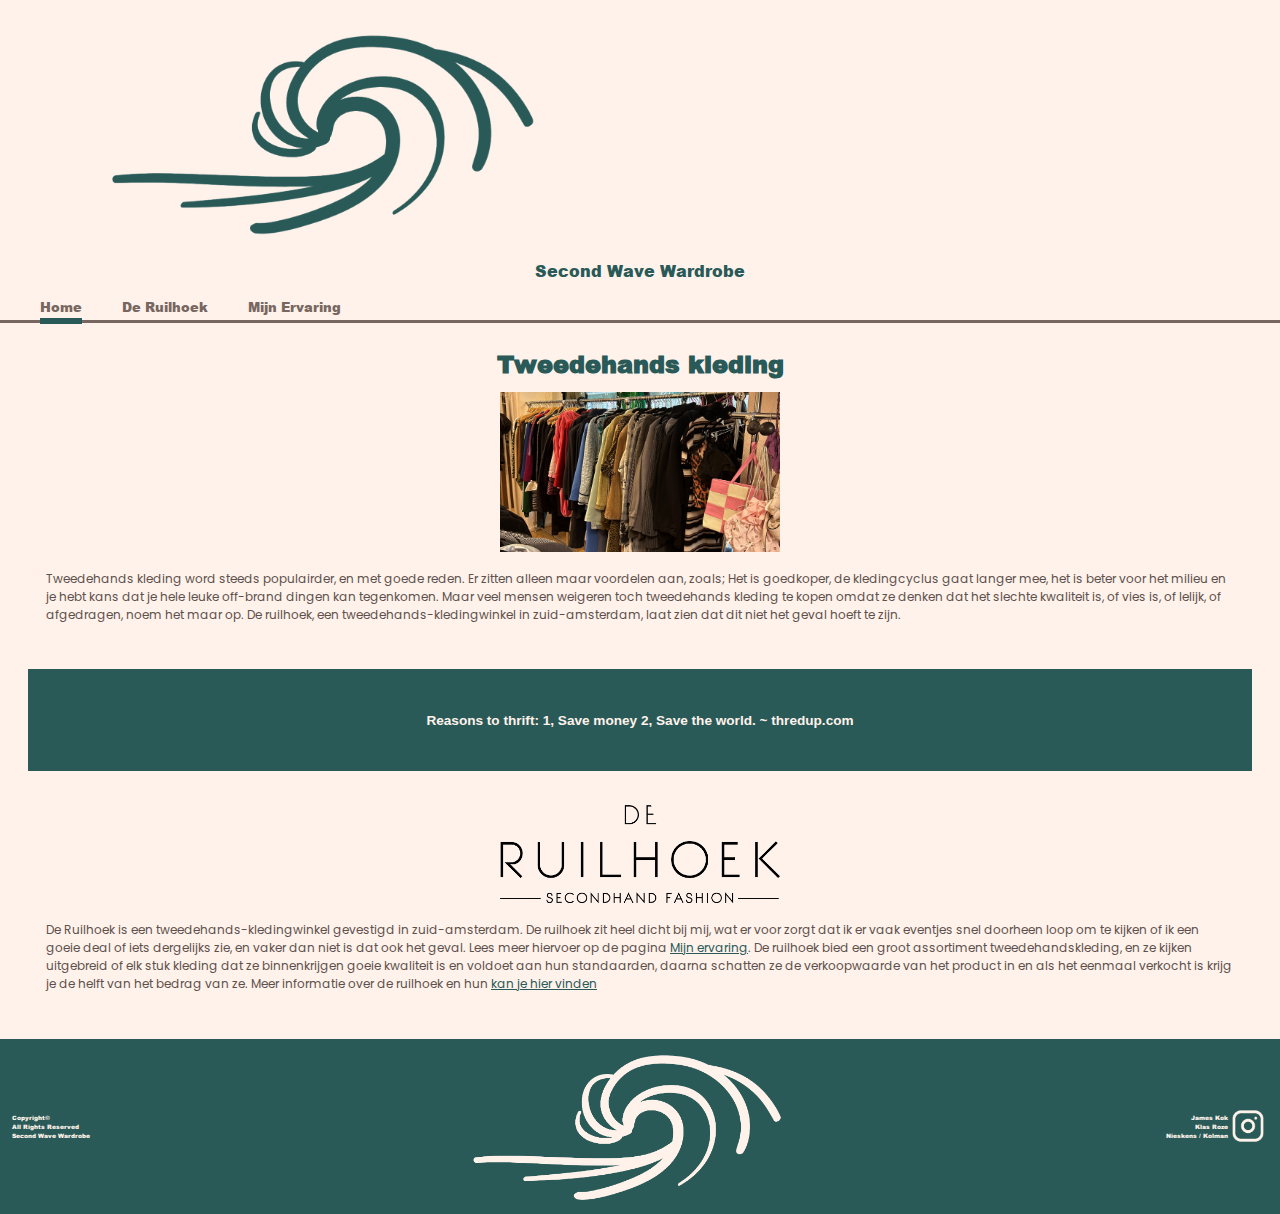
<file: index.html>
<!DOCTYPE html>
<html lang="nl">
    <head>
        <meta charset="UTF-8">
        <meta name="viewport" content="width=device-width, initial-scale=1.0">
        <link rel=stylesheet href="style.css">
        <title>Second Wave Wardrobe</title>
    </head>
    <body>
        <header>
            <img src="images/swwlogo.png" alt="logo">
            <p class="titel">Second Wave Wardrobe</p>
            <nav>
                <ul>
                    <li><a href="index.html" class="active">Home</a></li>
                    <li><a href="deruilhoek.html">De Ruilhoek</a></li>
                    <li><a href="mijnervaring.html">Mijn Ervaring</a></li>
                </ul>
                <div class="horizontal-line"></div>
            </nav>
        </header>
        <main>
            <section>
                <h1>Tweedehands kleding</h1>
                <img src="images/kledingrek.jpg" alt="kledingrek" class="kledingrek">
                <p>Tweedehands kleding word steeds populairder, en met goede reden. Er zitten alleen maar voordelen aan, zoals; Het is goedkoper, de kledingcyclus gaat langer mee, het is beter voor het milieu en je hebt kans dat je hele leuke off-brand dingen kan tegenkomen. Maar veel mensen weigeren toch tweedehands kleding te kopen omdat ze denken dat het slechte kwaliteit is, of vies is, of lelijk, of afgedragen, noem het maar op. De ruilhoek, een tweedehands-kledingwinkel in zuid-amsterdam, laat zien dat dit niet het geval hoeft te zijn.</p>
                <div class="colored-square">
                    <strong>Reasons to thrift: 1, Save money 2, Save the world. ~ thredup.com</strong>
                </div>
                <img src="images/ruilhoeklogo.png" alt="logo van de ruilhoek" class="ruilhoeklogo">
                <p>De Ruilhoek is een tweedehands-kledingwinkel gevestigd in zuid-amsterdam. De ruilhoek zit heel dicht bij mij, wat er voor zorgt dat ik er vaak eventjes snel doorheen loop om te kijken of ik een goeie deal of iets dergelijks zie, en vaker dan niet is dat ook het geval. Lees meer hiervoer op de pagina <a href="mijnervaring.html">Mijn ervaring</a>. De ruilhoek bied een groot assortiment tweedehandskleding, en ze kijken uitgebreid of elk stuk kleding dat ze binnenkrijgen goeie kwaliteit is en voldoet aan hun standaarden, daarna schatten ze de verkoopwaarde van het product in en als het eenmaal verkocht is krijg je de helft van het bedrag van ze. Meer informatie over de ruilhoek en hun <a href="deruilhoek.html">kan je hier vinden</a> </p>
            </section>
        </main>
        <footer>
            <p>Copyright&copy; <br>
                 All Rights Reserved <br>
                 Second Wave Wardrobe 
            </p>
            <img src="images/footerlogo.png" alt="logo" class="footerlogo">
        <div class="footerpart">
            <p>James Kok <br>
               Klas Roze <br>
               Nieskens / Kolman
            </p>
            <a href="https://www.instagram.com/deruilhoek/" target="_blank">
            <img src="images/instagramlogo.png" alt="instagram" class="instagramlogo">
            </a>
        </div>
        </footer>
    </body>
</html>
</file>
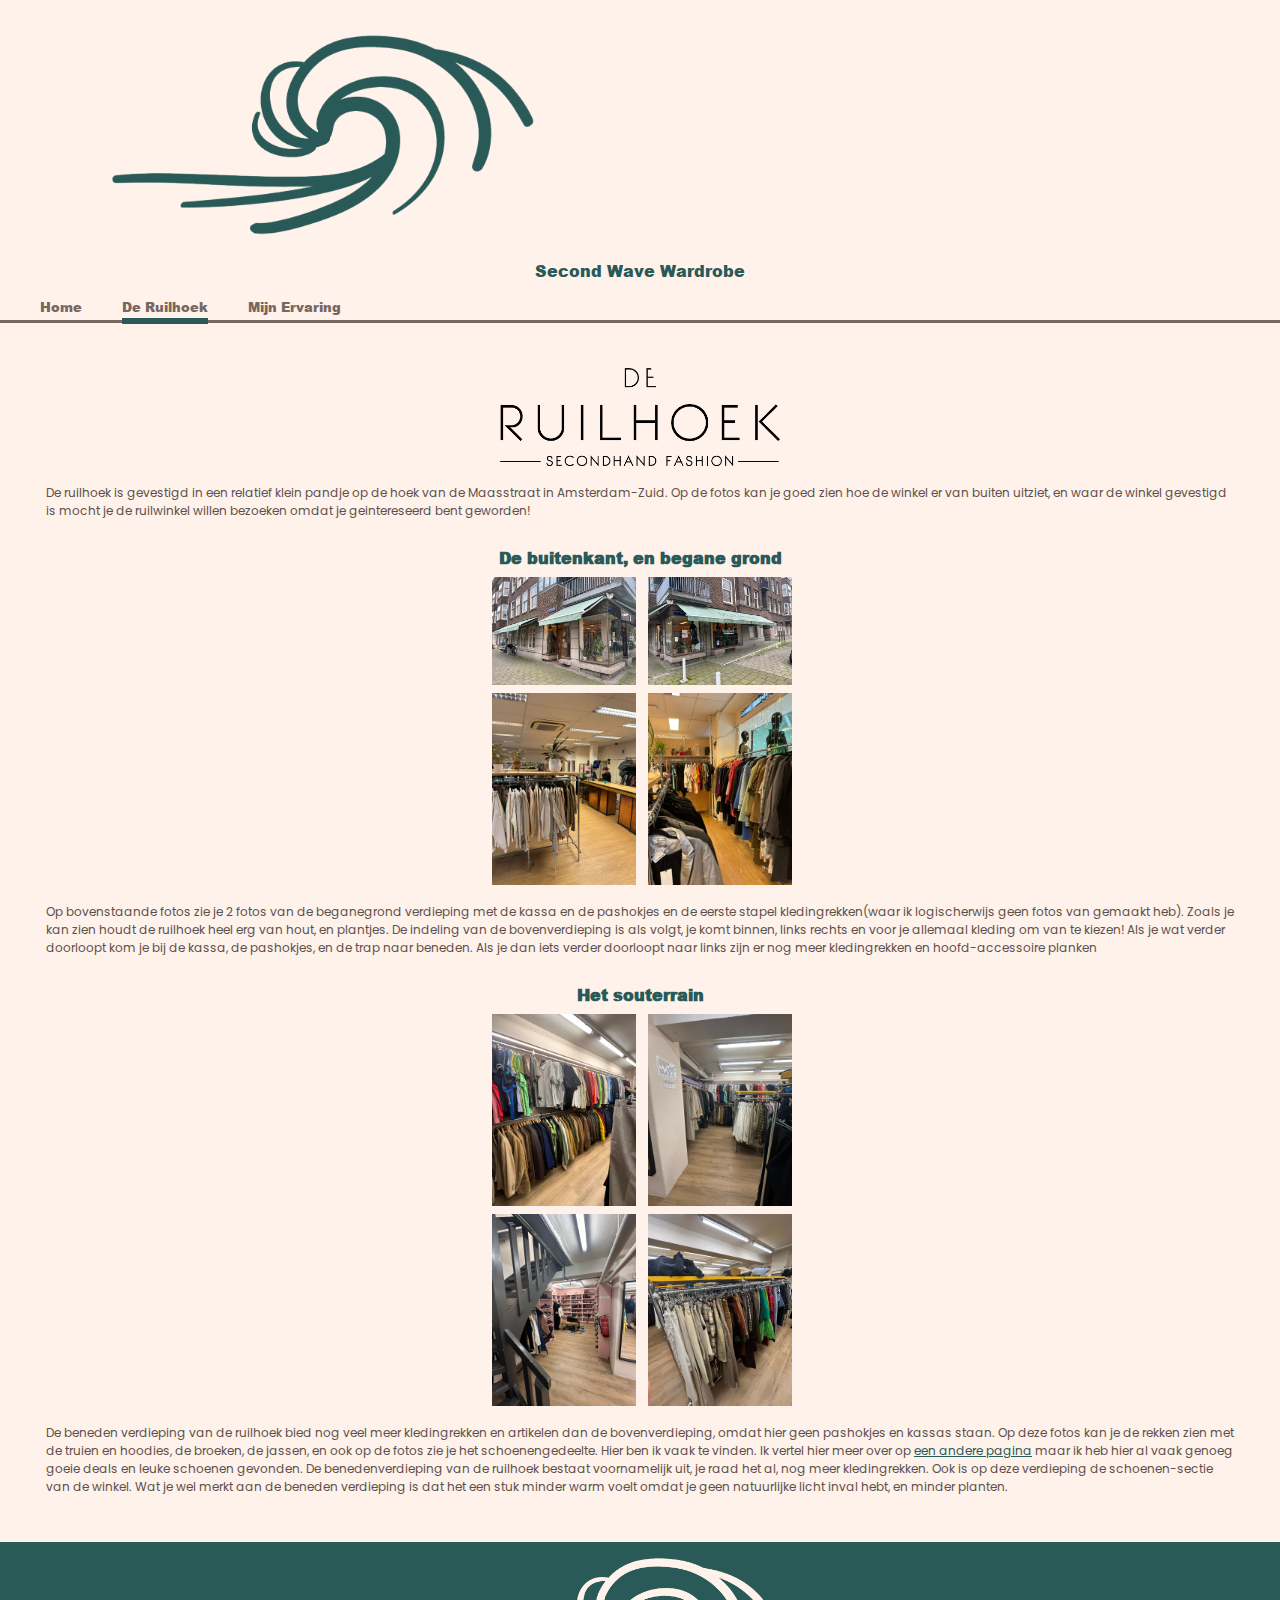
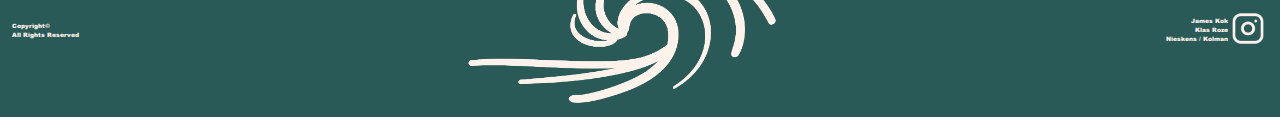
<file: deruilhoek.html>
<!DOCTYPE html>
<html lang="nl">
    <head>
        <meta charset="UTF-8">
        <meta name="viewport" content="width=device-width, initial-scale=1.0">
        <link rel=stylesheet href="style.css">
        <title>De Ruilhoek - SWW</title>
    </head>
    <body>
        <header>
            <img src="images/swwlogo.png" alt="logo">
            <p class="titel">Second Wave Wardrobe</p>
            <nav>
                <ul>
                    <li><a href="index.html">Home</a></li>
                    <li><a href="deruilhoek.html" class="active">De Ruilhoek</a></li>
                    <li><a href="mijnervaring.html">Mijn Ervaring</a></li>
                </ul>
                <div class="horizontal-line"></div>
            </nav>
        </header>
        <main>
            <section>
                <h1 id="deruilhoek">De Ruilhoek</h1>
                <img src="images/ruilhoeklogo.png" alt="kledingrek" class="ruilhoeklogo">
                <p>De ruilhoek is gevestigd in een relatief klein pandje op de hoek van de Maasstraat in Amsterdam-Zuid. Op de fotos kan je goed zien hoe de winkel er van buiten uitziet, en waar de winkel gevestigd is mocht je de ruilwinkel willen bezoeken omdat je geintereseerd bent geworden!</p>
                <h2>De buitenkant, en begane grond</h2>
                <div class="image-grid">
                    <img src="images/foto1ruilhoek.jpg" alt="foto buitenkant ruilhoek 1" class="gridelement">
                    <img src="images/foto2ruilhoek.jpg" alt="foto buitenkant ruilhoek 2" class="gridelement">
                    <img src="images/foto3ruilhoek.jpg" alt="foto beganegrond ruilhoek 1" class="gridelement">
                    <img src="images/foto4ruilhoek.jpg" alt="foto beganegrond ruilhoek 2" class="gridelement">
                </div>
                <p>Op bovenstaande fotos zie je 2 fotos van de beganegrond verdieping met de kassa en de pashokjes en de eerste stapel kledingrekken(waar ik logischerwijs geen fotos van gemaakt heb). Zoals je kan zien houdt de ruilhoek heel erg van hout, en plantjes. De indeling van de bovenverdieping is als volgt, je komt binnen, links rechts en voor je allemaal kleding om van te kiezen! Als je wat verder doorloopt kom je bij de kassa, de pashokjes, en de trap naar beneden. Als je dan iets verder doorloopt naar links zijn er nog meer kledingrekken en hoofd-accessoire planken</p>
                <h2>Het souterrain</h2>
                <div class="image-grid">
                    <img src="images/foto5ruilhoek.jpg" alt="foto -1 verdieping ruilhoek 1" class="gridelement">
                    <img src="images/foto6ruilhoek.jpg" alt="foto -1 verdieping ruilhoek 2" class="gridelement">
                    <img src="images/foto7ruilhoek.jpg" alt="foto -1 verdieping ruilhoek 3" class="gridelement">
                    <img src="images/foto8ruilhoek.jpg" alt="foto -1 verdieping ruilhoek 4" class="gridelement">
                </div>
                <p>De beneden verdieping van de ruilhoek bied nog veel meer kledingrekken en artikelen dan de bovenverdieping, omdat hier geen pashokjes en kassas staan. Op deze fotos kan je de rekken zien met de truien en hoodies, de broeken, de jassen, en ook op de fotos zie je het schoenengedeelte. Hier ben ik vaak te vinden. Ik vertel hier meer over op <a href="mijnervaring">een andere pagina</a> maar ik heb hier al vaak genoeg goeie deals en leuke schoenen gevonden. De benedenverdieping van de ruilhoek bestaat voornamelijk uit, je raad het al, nog meer kledingrekken. Ook is op deze verdieping de schoenen-sectie van de winkel. Wat je wel merkt aan de beneden verdieping is dat het een stuk minder warm voelt omdat je geen natuurlijke licht inval hebt, en minder planten.</p>
            </section>
        </main>
        <footer>
            <p>Copyright&copy; <br>
                 All Rights Reserved 
            </p>
            <img src="images/footerlogo.png" alt="logo" class="footerlogo">
        <div class="footerpart">
            <p>James Kok <br>
               Klas Roze <br>
               Nieskens / Kolman
            </p>
            <a href="https://www.instagram.com/deruilhoek/" target="_blank">
            <img src="images/instagramlogo.png" alt="instagram" class="instagramlogo">
            </a>
        </div>
        </footer>
    </body>
</html>
</file>
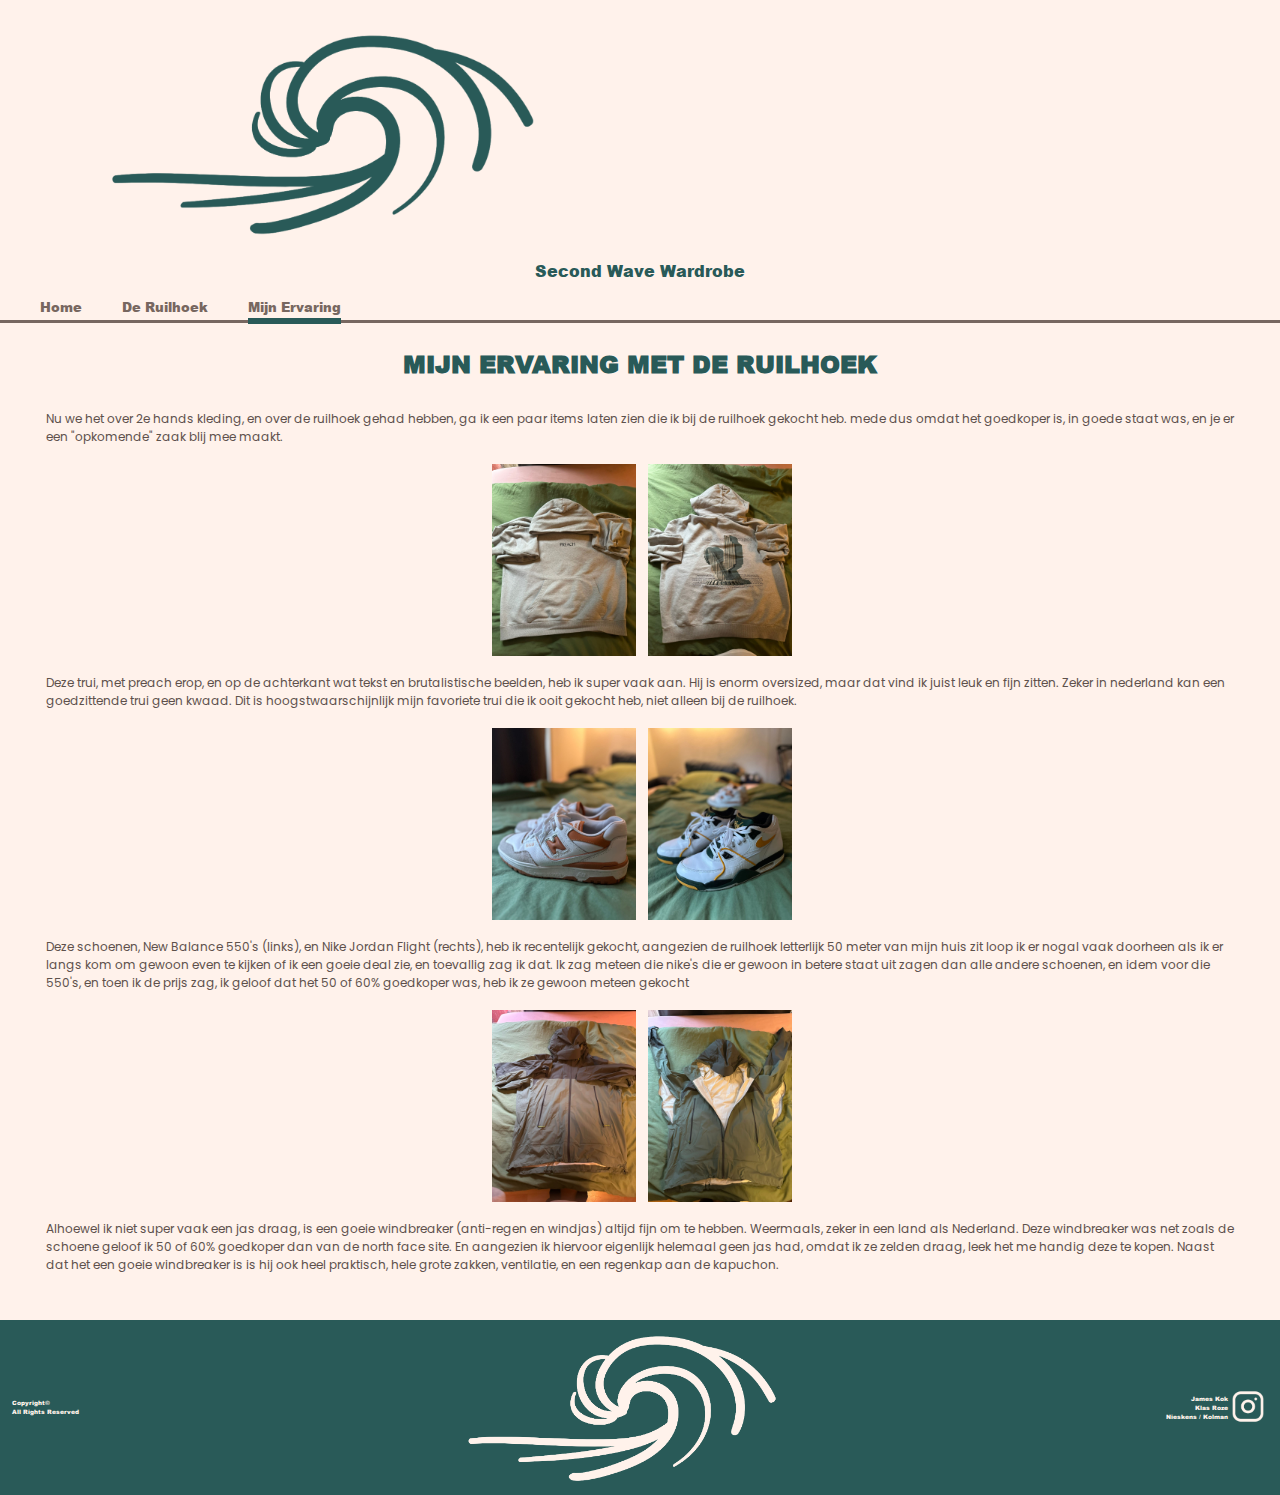
<file: mijnervaring.html>
<!DOCTYPE html>
<html lang="nl">
    <head>
        <meta charset="UTF-8">
        <meta name="viewport" content="width=device-width, initial-scale=1.0">
        <link rel=stylesheet href="style.css">
        <title>Mijn ervaring - SWW</title>
    </head>
    <body>
        <header>
            <img src="images/swwlogo.png" alt="logo">
            <p class="titel">Second Wave Wardrobe</p>
            <nav>
                <ul>
                    <li><a href="index.html">Home</a></li>
                    <li><a href="deruilhoek.html">De Ruilhoek</a></li>
                    <li><a href="mijnervaring.html" class="active">Mijn Ervaring</a></li>
                </ul>
                <div class="horizontal-line"></div>
            </nav>
        </header>
        <main>
            <section>
                <h1>MIJN ERVARING MET DE RUILHOEK</h1>
                <p>Nu we het over 2e hands kleding, en over de ruilhoek gehad hebben, ga ik een paar items laten zien die ik bij de ruilhoek gekocht heb. mede dus omdat het goedkoper is, in goede staat was, en je er een "opkomende" zaak blij mee maakt.</p>
                <div class="image-grid">
                    <img src="images/trui1.jpg" alt="foto voorkant preach trui" class="gridelement">
                    <img src="images/trui2.jpg" alt="foto achterkant preach trui" class="gridelement">
                </div>
                <p>Deze trui, met preach erop, en op de achterkant wat tekst en brutalistische beelden, heb ik super vaak aan. Hij is enorm oversized, maar dat vind ik juist leuk en fijn zitten. Zeker in nederland kan een goedzittende trui geen kwaad. Dit is hoogstwaarschijnlijk mijn favoriete trui die ik ooit gekocht heb, niet alleen bij de ruilhoek. </p>
                <div class="image-grid">
                    <img src="images/schoenen1.jpg" alt="foto new balance 550" class="gridelement">
                    <img src="images/schoenen2.jpg" alt="foto nike jordan flight" class="gridelement">
                </div>
                <p>Deze schoenen, New Balance 550's (links), en Nike Jordan Flight (rechts), heb ik recentelijk gekocht, aangezien de ruilhoek letterlijk 50 meter van mijn huis zit loop ik er nogal vaak doorheen als ik er langs kom om gewoon even te kijken of ik een goeie deal zie, en toevallig zag ik dat. Ik zag meteen die nike's die er gewoon in betere staat uit zagen dan alle andere schoenen, en idem voor die 550's, en toen ik de prijs zag, ik geloof dat het 50 of 60% goedkoper was, heb ik ze gewoon meteen gekocht</p>
                <div class="image-grid">
                    <img src="images/windbreaker1.jpg" alt="foto windbreaker voorkant" class="gridelement">
                    <img src="images/windbreaker2.jpg" alt="foto windbreaker voorkant open" class="gridelement">
                </div>
                <p>Alhoewel ik niet super vaak een jas draag, is een goeie windbreaker (anti-regen en windjas) altijd fijn om te hebben. Weermaals, zeker in een land als Nederland. Deze windbreaker was net zoals de schoene geloof ik 50 of 60% goedkoper dan van de north face site. En aangezien ik hiervoor eigenlijk helemaal geen jas had, omdat ik ze zelden draag, leek het me handig deze te kopen. Naast dat het een goeie windbreaker is is hij ook heel praktisch, hele grote zakken, ventilatie, en een regenkap aan de kapuchon.</p>
            </section>
        </main>
        <footer>
            <p>Copyright&copy; <br>
                 All Rights Reserved 
            </p>
            <img src="images/footerlogo.png" alt="logo" class="footerlogo">
        <div class="footerpart">
            <p>James Kok <br>
               Klas Roze <br>
               Nieskens / Kolman
            </p>
            <a href="https://www.instagram.com/deruilhoek/" target="_blank">
            <img src="images/instagramlogo.png" alt="instagram" class="instagramlogo">
            </a>
        </div>
        </footer>
    </body>
</html>
</file>
<file: style.css>
@font-face {
    font-family: 'ArialBlack';
    src: url('fonts/ariblk.ttf');
}

@font-face {
    font-family: 'Poppins-regular';
    src: url('fonts/Poppins-Regular.ttf');
}

@font-face {
    font-family: 'ArialBold';
    src: url('fonts/Arial Bold.ttf');
}

:root {
    --background-color: #FFF2EB;
    --primary-brown: #776760;
    --secondary-teal: #295A58;
    --body-text-brown: #5D514B;
    --primary-font: 'ArialBlack', sans-serif;
    --secondary-font: 'Poppins-regular', sans-serif;
    --tertiary-font: 'ArialBold', sans-serif;
}

.titel {
    font-family: var(--primary-font);
    color: var(--secondary-teal);
    font-size: 1em;
    margin:0;
    text-align: center;

}

html {
    scroll-behavior: smooth;
}

body {
    margin:0;
    background-color: var(--background-color);
}

header {
    display: flex;
    flex-direction: column;
}

header img {
    width: 35%;
    margin-left:6.5em;
    margin-top: 1em;
    display: block;
}

header p {
    font-family: var(--primary-font);
    color: var(--secondary-teal);
    font-size: .75em;
    margin:0;
    text-align: center;
}

header nav ul {
    display: flex;
    gap: 2.5em;
    list-style-type: none;
    justify-content: flex-start;
}

header nav ul li {
    font-size: .8em;
    font-family: var(--primary-font);
}

header nav ul li a {
    text-decoration: none;
    color: var(--primary-brown);
}

header nav ul li a.active {
    border-bottom: 0.5em solid var(--secondary-teal);
    padding-bottom: 2px; 
    animation: linkanimation 1s ease-in-out;
}

@keyframes linkanimation {
    50% {opacity: 0;}
}

.horizontal-line {
    border-top: 0.2em solid var(--primary-brown); /* Adjust to desired color and thickness */
    width: 100%; /* Adjust to desired width */
    margin-top: -0.75em; /* Adjust this value until the line is at the desired position */
}

main section {
    display: flex;
    flex-direction: column;
    align-items: center;
    margin:.75em 1.75em 1.75em 1.75em;
}

main section a {
    color: var(--secondary-teal);
}

main section h1 {
    font-family: var(--primary-font);
    color: var(--secondary-teal);
    font-size: 1.5em;
    margin:0.5em;
    text-align: center;
}

#deruilhoek {
    opacity: 0;
    padding:0;
    margin: 0;
}

main section h2 {
    font-family: var(--primary-font);
    color: var(--secondary-teal);
    font-size: 1em;
    margin:0.5em;

}


main section .kledingrek{
    height:10em;
    width:17.5em;
    object-fit:cover;
}

main section p {
    color: var(--body-text-brown);
    font-family: var(--secondary-font);
    font-size: .75em;    
    margin:1.5em;
}

.colored-square {
    margin: 2em 2em 2.5em 2em;
    width: 100%; 
    height: 7.5em; 
    background-color: var(--secondary-teal);
    font-size: .85em;
    font-family: var(--tertiary-font); 
    color: var(--background-color);
    display: flex;
    justify-content: center;
    align-items: center;
    text-align: center;
}

main section .ruilhoeklogo {
    width:17.5em;
}

.image-grid {
    display: grid;
    grid-template-columns: 50% 50%;
    grid-gap: .5em;
}

.gridelement {
    width:9em;
}

footer {
    background-color: var(--secondary-teal);
    font-family: var(--primary-font);
    color: var(--background-color);
    padding:3em;
    font-size: .25em;
    display: flex;
    flex-direction:row;
    justify-content: space-between;
    align-items: center;
    text-align: start;
}


.footerpart {
    text-align: end;
    display: flex;
}

.instagramlogo {
    width: 10em;
}

.footerlogo {
    justify-content: center;
    width: 25%;
}
</file>
